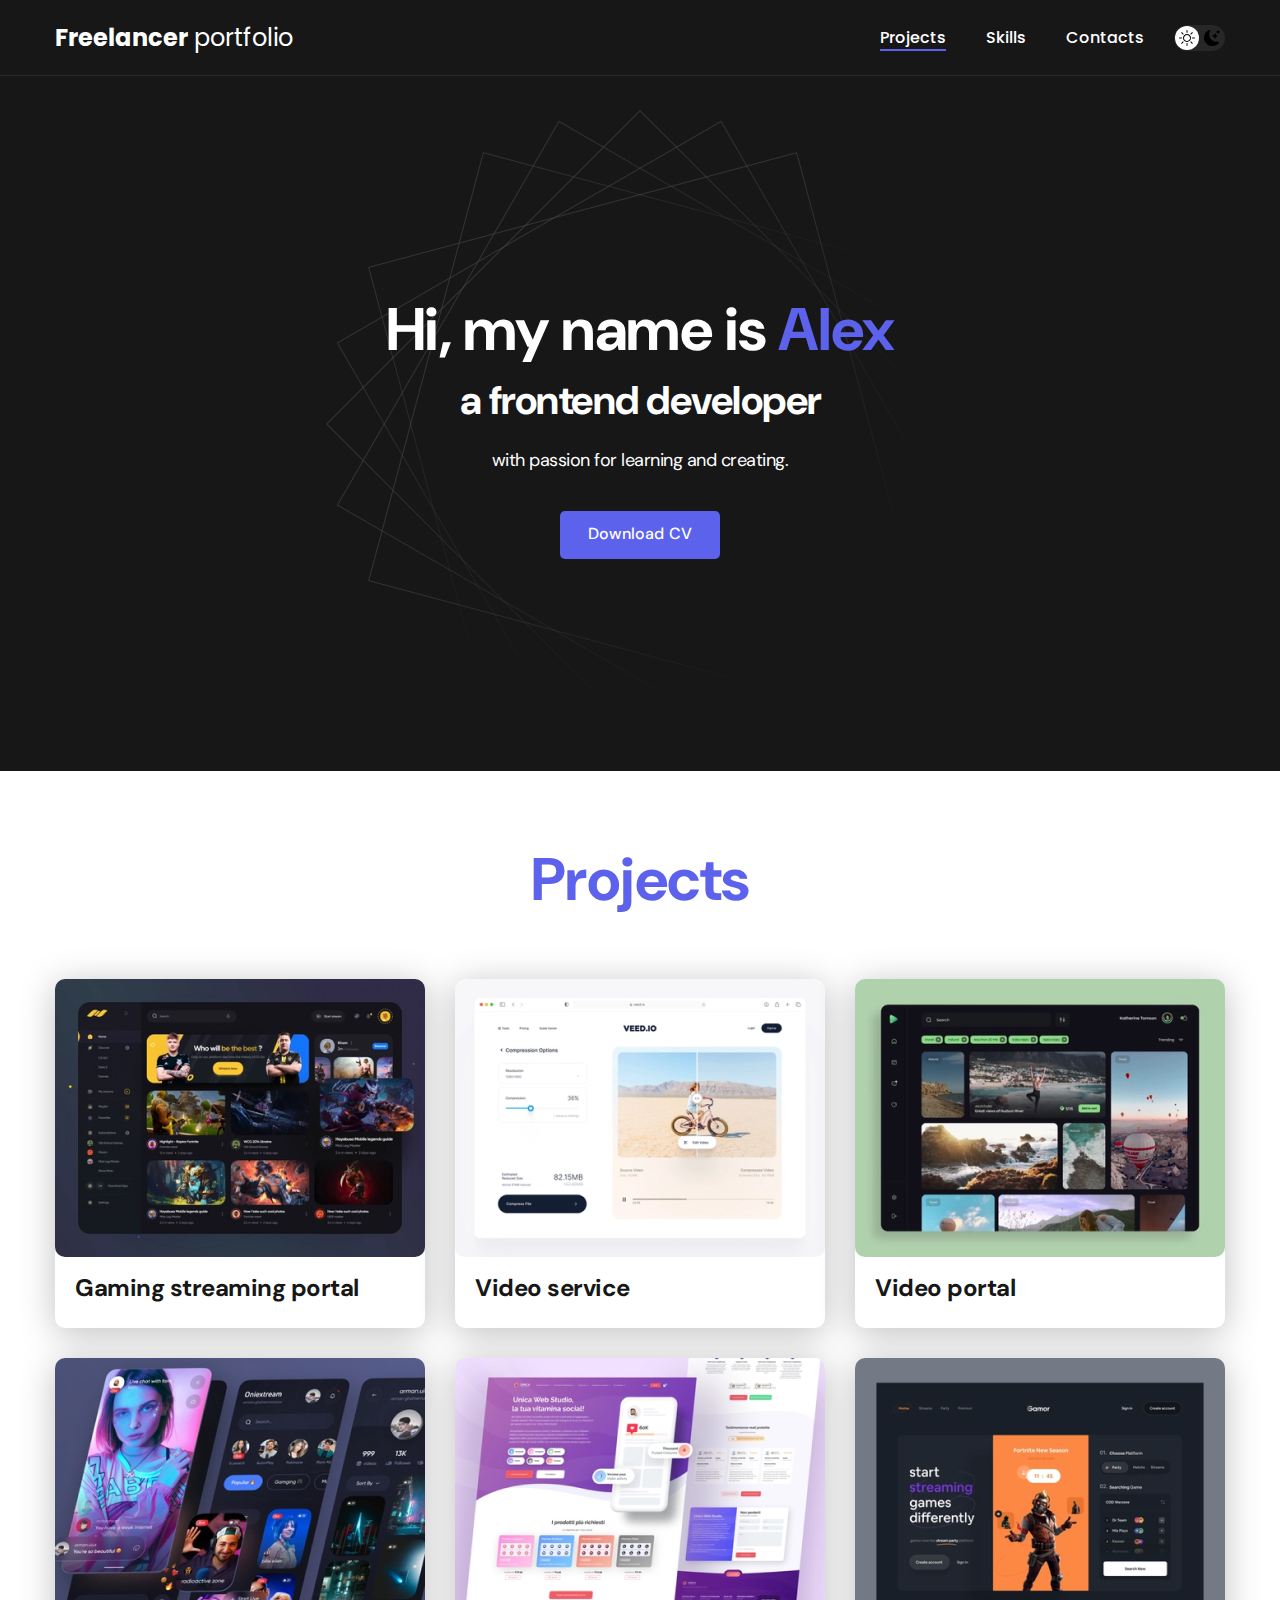
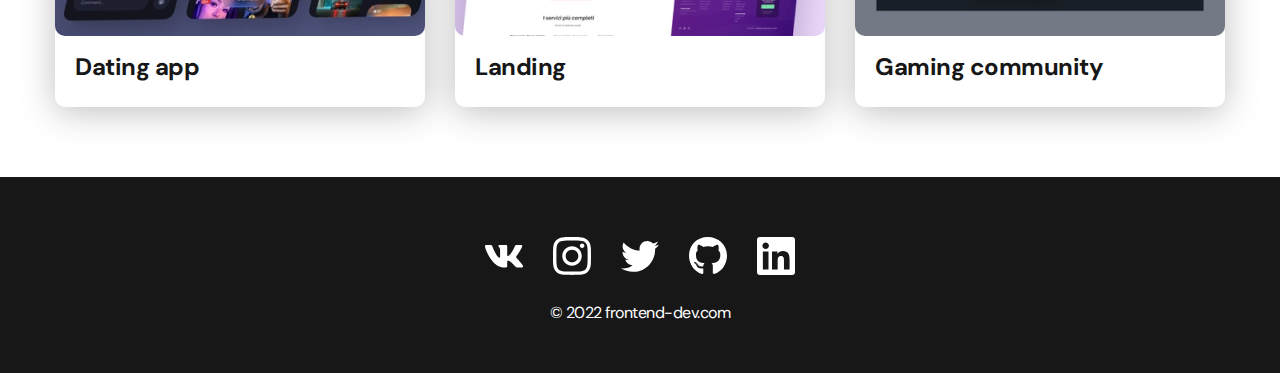
<file: index.html>
<!DOCTYPE html>
<html lang="en">

<head>
    <meta charset="UTF-8">
    <meta http-equiv="X-UA-Compatible" content="IE=edge">
    <meta name="viewport" content="width=device-width, initial-scale=1.0">
    <title>Frelancer portfolio</title>
    <link rel="stylesheet" href="./css/main.css">
</head>

<body>
    <nav class="nav">
        <div class="container">
            <div class="nav-row">
                <a href="./index.html" class="logo"> <strong>Freelancer</strong> portfolio</a>

                <button class="dark-mode__btn">
                    <img src="./img/icons/Sun.svg" alt="Light mode" class="dark-mode__btn--icon">
                    <img src="./img/icons/Moon.svg" alt="Dark mode" class="dark-mode__btn--icon"> 
                </button>

                <ul class="nav-list">
                    <li class="nav-list__item"><a href="./project-page.html"
                            class="nav-list__link nav-list__link--active">Projects</a></li>
                    <li class="nav-list__item"><a href="./skills.html" class="nav-list__link">Skills</a></li>
                    <li class="nav-list__item"><a href="./contacts.html" class="nav-list__link">Contacts</a></li>
                </ul>
            </div>
        </div>

    </nav>

    <header class="header">
        <div class="header__wrapper">
            <h1 class="header__title">
                <strong>Hi, my name is <em>Alex</em></strong><br>
                a frontend developer
            </h1>
            <div class="header__text">
                <p>with passion for learning and creating.</p>
            </div>
            <a href="#!" class="btn">Download CV</a>
        </div>
    </header>

    <main class="section">
        <div class="container">
            <h2 class="title-1">Projects</h2>
            <ul class="projects">
                <li class="project">
                    <a href="./project-page.html">
                        <img src="./img/projects/01.jpg" alt="Project img" class="project__img">
                        <h3 class="project__title">Gaming streaming portal</h3>
                    </a>
                </li>
                <li class="project">
                    <a href="./project-page.html">
                        <img src="./img/projects/02.jpg" alt="Project img" class="project__img">
                        <h3 class="project__title">Video service</h3>
                    </a>
                </li>
                <li class="project">
                    <a href="./project-page.html">
                        <img src="./img/projects/03.jpg" alt="Project img" class="project__img">
                        <h3 class="project__title">Video portal</h3>
                    </a>
                </li>
                <li class="project">
                    <a href="./project-page.html">
                        <img src="./img/projects/04.jpg" alt="Project img" class="project__img">
                        <h3 class="project__title">Dating app</h3>
                    </a>
                </li>
                <li class="project">
                    <a href="./project-page.html">
                        <img src="./img/projects/05.jpg" alt="Project img" class="project__img">
                        <h3 class="project__title">Landing</h3>
                    </a>
                </li>
                <li class="project">
                    <a href="./project-page.html">
                        <img src="./img/projects/06.jpg" alt="Project img" class="project__img">
                        <h3 class="project__title">Gaming community</h3>
                    </a>
                </li>
            </ul>
        </div>
    </main>

    <footer class="footer">
        <div class="container">
            <div class="footer__wrapper">
                <ul class="social">
                    <li class="social__item">
                        <a href="#!"><img src="./img/icons/vk.svg" alt="link"></a>
                    </li>
                    <li class="social__item">
                        <a href="#!"><img src="./img/icons/instagram.svg" alt="link"></a>
                    </li>
                    <li class="social__item">
                        <a href="#!"><img src="./img/icons/twitter.svg" alt="link"></a>
                    </li>
                    <li class="social__item">
                        <a href="#!"><img src="./img/icons/gitHub.svg" alt="link"></a>
                    </li>
                    <li class="social__item">
                        <a href="#!"><img src="./img/icons/linkedIn.svg" alt="link"></a>
                    </li>
                </ul>
                <div class="copyright">
                    <p>© 2022 frontend-dev.com</p>
                </div>
            </div>
        </div>
    </footer>


    <script src="./js/main.js"></script>
</body>

</html>
</file>
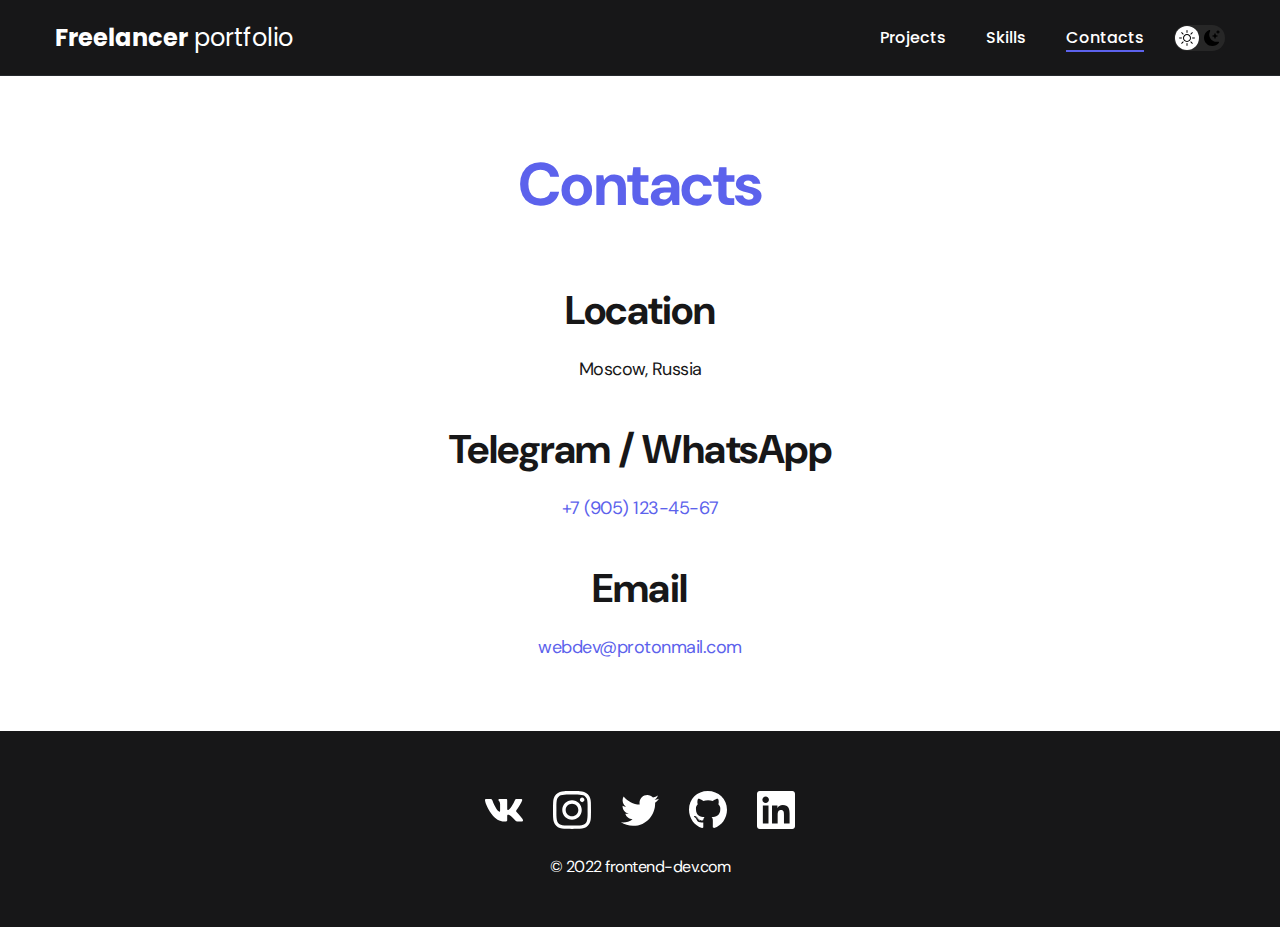
<file: contacts.html>
<!DOCTYPE html>
<html lang="en">

<head>
    <meta charset="UTF-8">
    <meta http-equiv="X-UA-Compatible" content="IE=edge">
    <meta name="viewport" content="width=device-width, initial-scale=1.0">
    <title>Contacts</title>
    <link rel="stylesheet" href="./css/main.css">
</head>

<body>
    <nav class="nav">
        <div class="container">
            <div class="nav-row">
                <a href="./index.html" class="logo"> <strong>Freelancer</strong> portfolio</a>

                <button class="dark-mode__btn">
                    <img src="./img/icons/Sun.svg" alt="Light mode" class="dark-mode__btn--icon">
                    <img src="./img/icons/Moon.svg" alt="Dark mode" class="dark-mode__btn--icon"> 
                </button>

                <ul class="nav-list">
                    <li class="nav-list__item"><a href="./project-page.html" class="nav-list__link">Projects</a></li>
                    <li class="nav-list__item "><a href="./skills.html"
                            class="nav-list__link">Skills</a></li>
                    <li class="nav-list__item nav-list__link--active"><a href="./contacts.html" class="nav-list__link">Contacts</a></li>
                </ul>
            </div>
        </div>

    </nav>

    <main class="section">
        <div class="container">
            <h1 class="title-1">Contacts</h1>

            <ul class="content-list">
                <li class="content-list__item">
                    <h2 class="title-2">Location</h2>

                    <p>Moscow, Russia</p>
                </li>
                <li class="content-list__item">
                    <h2 class="title-2">Telegram / WhatsApp</h2>

                    <p><a href="tel:+79051234567">+7 (905) 123-45-67</a></p>
                </li>
                <li class="content-list__item">
                    <h2 class="title-2">Email</h2>

                    <p><a href="mailto:webdev@protonmail.com">webdev@protonmail.com</a></p>
                </li>
            </ul>

        </div>
    </main>

    <footer class="footer">
        <div class="container">
            <div class="footer__wrapper">
                <ul class="social">
                    <li class="social__item">
                        <a href="#!"><img src="./img/icons/vk.svg" alt="link"></a>
                    </li>
                    <li class="social__item">
                        <a href="#!"><img src="./img/icons/instagram.svg" alt="link"></a>
                    </li>
                    <li class="social__item">
                        <a href="#!"><img src="./img/icons/twitter.svg" alt="link"></a>
                    </li>
                    <li class="social__item">
                        <a href="#!"><img src="./img/icons/gitHub.svg" alt="link"></a>
                    </li>
                    <li class="social__item">
                        <a href="#!"><img src="./img/icons/linkedIn.svg" alt="link"></a>
                    </li>
                </ul>
                <div class="copyright">
                    <p>© 2022 frontend-dev.com</p>
                </div>
            </div>
        </div>
    </footer>

    <script src="./js/main.js"></script>
</body>

</html>
</file>
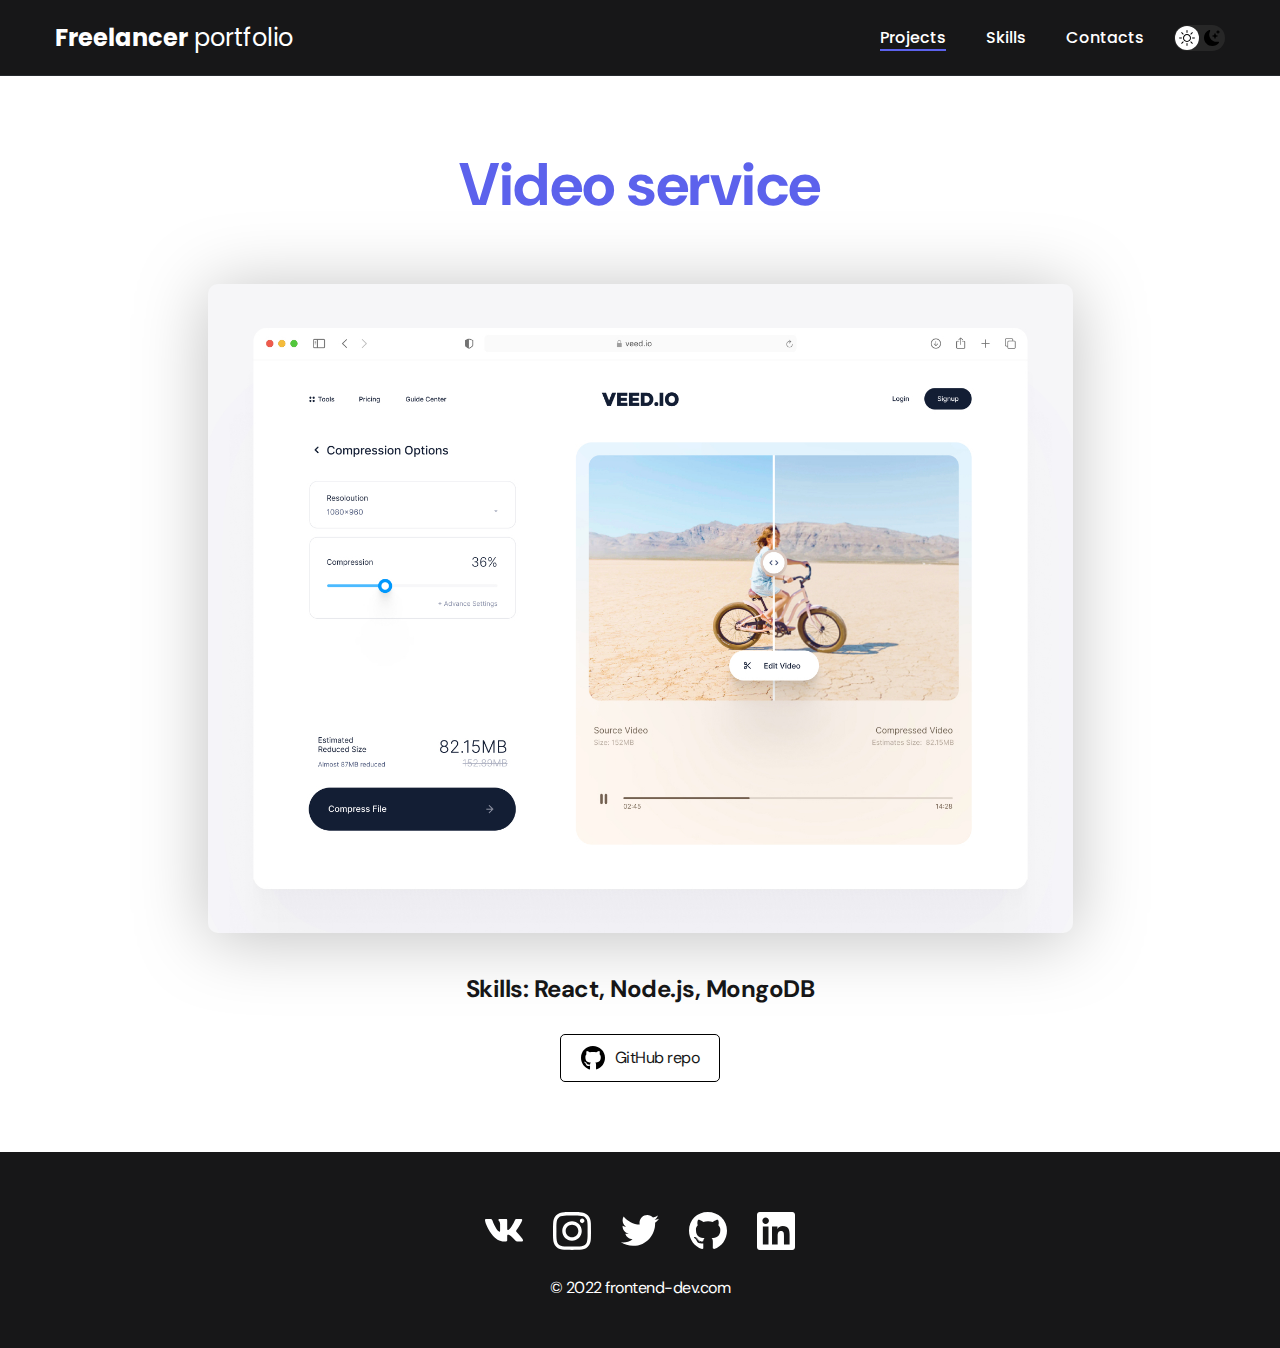
<file: project-page.html>
<!DOCTYPE html>
<html lang="en">

<head>
    <meta charset="UTF-8">
    <meta http-equiv="X-UA-Compatible" content="IE=edge">
    <meta name="viewport" content="width=device-width, initial-scale=1.0">
    <title>project-page</title>
    <link rel="stylesheet" href="./css/main.css">
</head>

<body>
    <nav class="nav">
        <div class="container">
            <div class="nav-row">
                <a href="./index.html" class="logo"> <strong>Freelancer</strong> portfolio</a>

                <button class="dark-mode__btn">
                    <img src="./img/icons/Sun.svg" alt="Light mode" class="dark-mode__btn--icon">
                    <img src="./img/icons/Moon.svg" alt="Dark mode" class="dark-mode__btn--icon"> 
                </button>

                <ul class="nav-list">
                    <li class="nav-list__item"><a href="./project-page.html"
                            class="nav-list__link nav-list__link--active">Projects</a></li>
                    <li class="nav-list__item"><a href="./skills.html" class="nav-list__link">Skills</a></li>
                    <li class="nav-list__item"><a href="./contacts.html" class="nav-list__link">Contacts</a></li>
                </ul>
            </div>
        </div>

    </nav>

    <main class="section">
        <div class="container">
            <div class="project__details">
                <h1 class="title-1">Video service</h1>
                <img src="./img/projects/02-big.jpg" alt="" class="project__details__cover">
                <div class="project__detail__desc">
                    <p>Skills: React, Node.js, MongoDB</p>
                </div>
                <a href="#!" class="btn-outline">
                    <img src="./img/icons/gitHub-black.svg" alt="">
                    GitHub repo
                </a>
            </div>
        </div>
    </main>

    <footer class="footer">
        <div class="container">
            <div class="footer__wrapper">
                <ul class="social">
                    <li class="social__item">
                        <a href="#!"><img src="./img/icons/vk.svg" alt="link"></a>
                    </li>
                    <li class="social__item">
                        <a href="#!"><img src="./img/icons/instagram.svg" alt="link"></a>
                    </li>
                    <li class="social__item">
                        <a href="#!"><img src="./img/icons/twitter.svg" alt="link"></a>
                    </li>
                    <li class="social__item">
                        <a href="#!"><img src="./img/icons/gitHub.svg" alt="link"></a>
                    </li>
                    <li class="social__item">
                        <a href="#!"><img src="./img/icons/linkedIn.svg" alt="link"></a>
                    </li>
                </ul>
                <div class="copyright">
                    <p>© 2022 frontend-dev.com</p>
                </div>
            </div>
        </div>
    </footer>

    <script src="./js/main.js"></script>
</body>

</html>
</file>
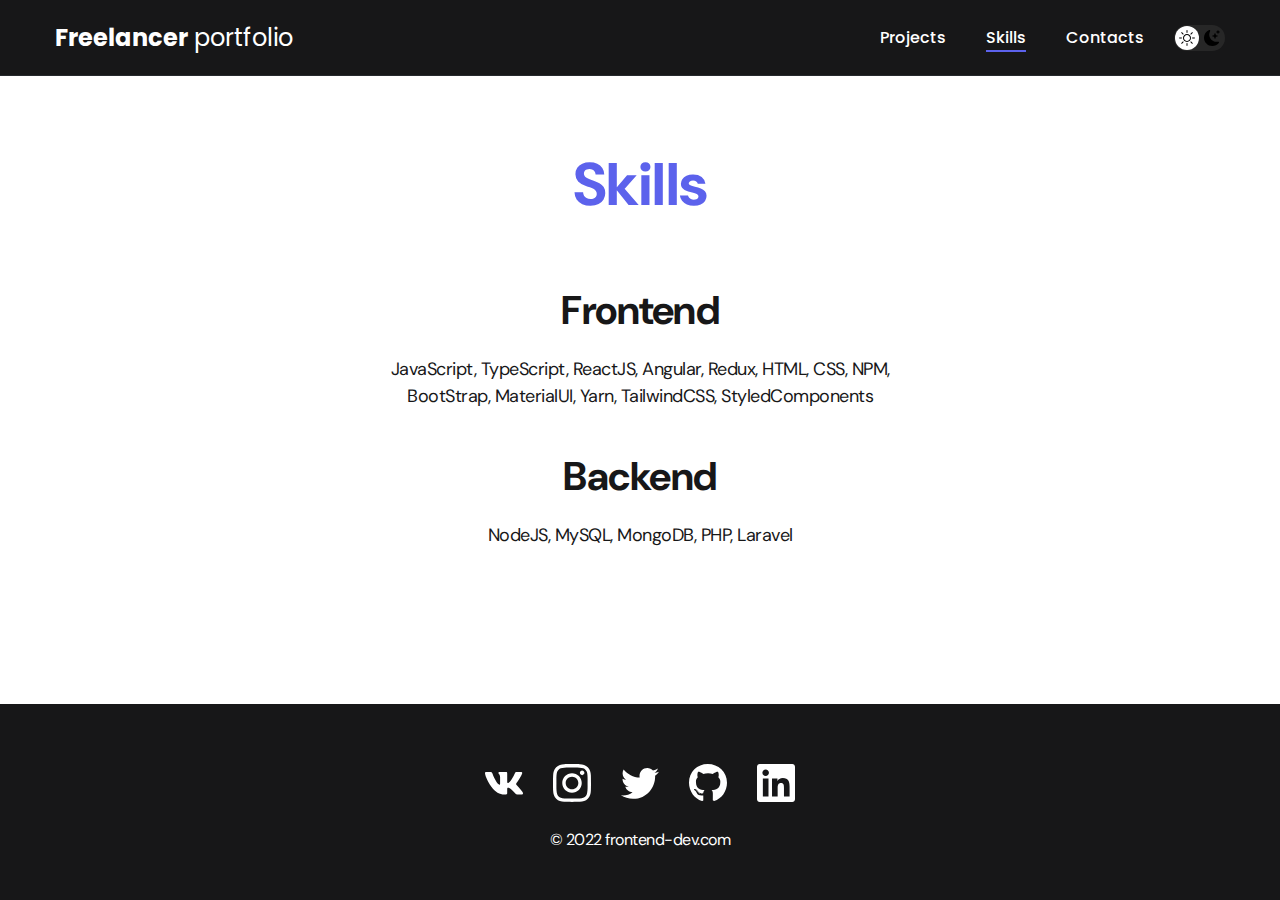
<file: skills.html>
<!DOCTYPE html>
<html lang="en">

<head>
    <meta charset="UTF-8">
    <meta http-equiv="X-UA-Compatible" content="IE=edge">
    <meta name="viewport" content="width=device-width, initial-scale=1.0">
    <title>skills</title>
    <link rel="stylesheet" href="./css/main.css">
</head>

<body>
    <nav class="nav">
        <div class="container">
            <div class="nav-row">
                <a href="./index.html" class="logo"> <strong>Freelancer</strong> portfolio</a>

                <button class="dark-mode__btn">
                    <img src="./img/icons/Sun.svg" alt="Light mode" class="dark-mode__btn--icon">
                    <img src="./img/icons/Moon.svg" alt="Dark mode" class="dark-mode__btn--icon"> 
                </button>

                <ul class="nav-list">
                    <li class="nav-list__item"><a href="./project-page.html" class="nav-list__link">Projects</a></li>
                    <li class="nav-list__item nav-list__link--active"><a href="./skills.html"
                            class="nav-list__link">Skills</a></li>
                    <li class="nav-list__item"><a href="./contacts.html" class="nav-list__link">Contacts</a></li>
                </ul>
            </div>
        </div>

    </nav>

    <main class="section">
        <div class="container">
            <h1 class="title-1">Skills</h1>

            <ul class="content-list">
                <li class="content-list__item">
                    <h2 class="title-2">Frontend</h2>

                    <p>JavaScript, TypeScript, ReactJS, Angular, Redux, HTML, CSS, NPM, BootStrap, MaterialUI, Yarn,
                        TailwindCSS, StyledComponents
                    </p>
                </li>


                <li class="content-list__item">
                    <h2 class="title-2">Backend</h2>

                    <p> NodeJS, MySQL, MongoDB, PHP, Laravel
                    </p>
                </li>


            </ul>
        </div>
    </main>

    <footer class="footer">
        <div class="container">
            <div class="footer__wrapper">
                <ul class="social">
                    <li class="social__item">
                        <a href="#!"><img src="./img/icons/vk.svg" alt="link"></a>
                    </li>
                    <li class="social__item">
                        <a href="#!"><img src="./img/icons/instagram.svg" alt="link"></a>
                    </li>
                    <li class="social__item">
                        <a href="#!"><img src="./img/icons/twitter.svg" alt="link"></a>
                    </li>
                    <li class="social__item">
                        <a href="#!"><img src="./img/icons/gitHub.svg" alt="link"></a>
                    </li>
                    <li class="social__item">
                        <a href="#!"><img src="./img/icons/linkedIn.svg" alt="link"></a>
                    </li>
                </ul>
                <div class="copyright">
                    <p>© 2022 frontend-dev.com</p>
                </div>
            </div>
        </div>
    </footer>

    <script src="./js/main.js"></script>
</body>

</html>
</file>
<file: css/main.css>
@import "./reset.css";
@import url('https://fonts.googleapis.com/css2?family=DM+Sans:wght@400;500;700&family=Poppins:wght@400;500;700&display=swap');

/*
font-family: 'DM Sans', sans-serif;
font-family: 'Poppins', sans-serif;
*/

:root {
    --black: #171718;
    --black-border: #26292D;
    --white: #fff;
    --purple: #5C62EC;

    --text-color: var(--black);
    --dark-bg: var(--black);
    --dark-border: var(--black-border);
    --header-text:var(--white);
    --accent:var(--purple);

    /* Light mode */
    --page-bg: var(--white);
    --text-color:var(--black);

    --title-1:var(--accent);

    --project-card-bg:var(--white);
    --project-card-text:var(--black);
    --box-shadow:0px 5px 35px rgba(0, 0, 0, 0.25);
}

.dark {
    /* Dark mode */
    --page-bg: #252526;
    --text-color:var(--white);

    --title-1:var(--white);

    --project-card-bg:var(--black);
    --project-card-text:var(--white);
    --box-shadow:0px 5px 35px rgba(0, 0, 0, 0.8);
}

html, body {
    display: flex;
    flex-direction: column;
    min-height: 100vh;

    font-family: 'DM Sans', sans-serif;
    letter-spacing: -0.5px;
   
    /* Light mode */
    background-color: var(--page-bg);
    color: var(--text-color);
}

.container {
    margin: 0 auto;
    padding: 0 15px;
    max-width: 1200px;
}

.none {
    display: none !important;
}


.section {
    padding: 70px 0;
}

.title-1 {
    margin-bottom: 60px;

    font-size: 60px;
    font-weight: 700;
    line-height: 1.3;
    color: var(--title-1);
    text-align: center;
}

.title-2 {
    margin-bottom: 20px;

    font-size: 40px;
    font-weight: 700;
    line-height: 1.3;
}

/* NAV */

.nav {
    padding: 20px 0;
    border-bottom: 1px solid var(--dark-border);
    background-color: var(--dark-bg);
    color: var(--header-text);
    letter-spacing: normal;
}


.nav-row {
    display: flex;
    justify-content: flex-end;
    align-items: center;
    column-gap: 30px;
    row-gap: 20px;
    flex-wrap: wrap;
}

.logo {
    margin-right: auto;
    color: var(--header-text);
    font-size: 24px;
    font-family: 'Poppins', sans-serif
}

.logo strong {
    font-weight: 700;
}

.nav-list {
    display: flex;
    flex-wrap: wrap;
    align-items: center;
    column-gap: 40px;
    font-size: 16px;
    font-weight: 500;
    font-family: 'Poppins', sans-serif
}

.nav-list__link {
    color: var(--header-text);
    transition: opacity 0.2s ease-in;
}

.nav-list__link:hover {
    opacity: 0.8;
}

.nav-list__link--active {
    position: relative;
}

.nav-list__link--active::before {
    content: "";

    position: absolute;
    left: 0;
    top: 100%; 

    display: block;
    height: 2px;
    width: 100%;
    background-color: var(--accent);
}

/* Dark mode btn */

.dark-mode__btn {
    order: 9;

    position: relative;
    display: flex;
    justify-content: space-between;

    width: 51px;
    height: 26px;
    padding: 5px;

    background-color: #272727;
    border-radius: 50px;
}

.dark-mode__btn::before {
    content: "";

    position: absolute;
    top: 1px;
    left: 1px;
    
    display: block;
    width: 24px;
    height: 24px;

    border-radius: 50%;
    background-color: var(--white);

    transition: left 0.2s ease-in;
}

.dark-mode__btn--active::before {
    left: 26px;
}

.dark-mode__btn--icon {
    position: relative;
    z-index: 9;
}

/* Header */

.header {
    padding: 40px 0;
    min-height: 695px;

    display: flex;
    justify-content: center;
    align-items: center;



    background-color: var(--dark-bg);
    background-image: url('./../img/header-bg.png');
    background-repeat: no-repeat;
    background-size: auto;
    background-position: center center;

    color: var(--header-text);
    text-align: center;
}

.header__wrapper {
    padding: 0 15px;
    max-width: 660px;
}

.header__title {
    margin-bottom: 20px;
    font-size: 40px;
    font-weight: 700;
    line-height: 1.4;
}

.header__title strong {
    font-size: 60px;
    font-weight: 700;
}

.header__title em {
    font-style: normal;
    color: var(--accent);
}

.header__text {
    margin-bottom: 40px;
    font-size: 18px;
    line-height: 1.333;
}

.header__text p + p{
    margin-top: 1em;
}

.btn {
    display: inline-block;
    height: 48px;
    padding: 12px 28px;
    
    border-radius: 5px;
    background-color: var(--accent);
    color: var(--white);
    letter-spacing: 0.15px;
    font-size: 16px;
    font-weight: 500;

    transition: opacity 0.2s ease-in;
}

.btn:hover {
    opacity: 0.8;
}

.btn:active {
    position: relative;
    top: 1px;
}

/* Btn outline */

.btn-outline {
    height: 48px;
    border-radius: 5px;
    padding: 12px 20px;

    border: 1px solid #000;
    background-color: var(--white);
    color: var(--black);

    display: flex;
    column-gap: 10px;
    align-items: center;
}

.btn-outline:hover {
    opacity: 0.8;
}

.btn-outline:active {
    position: relative;
    top: 1px;
}


/* Projects */

.projects {
    display: flex;
    justify-content: center;
    flex-wrap: wrap;
    column-gap: 30px;
    row-gap: 30px;
}

.project {
    max-width: 370px;
    background-color: var(--project-card-bg);
    box-shadow: var(--box-shadow);
    border-radius: 10px;

 
}

.project__img {
    border-radius: 10px;
}

.project__title {
    padding: 15px 20px 25px;
    font-weight: 700;
    font-size: 24px;
    line-height: 1.3;
    color:var(--project-card-text);
}


/* Project details */

.project__details {
    margin: 0 auto;
    max-width: 865px;

    display: flex;
    flex-direction: column;
    align-items: center;
    text-align: center;
}

.project__details__cover {
    max-width: 100%;
    margin-bottom: 40px;
    filter: drop-shadow(0px 5px 35px rgba(0, 0, 0, 0.25));
    border-radius: 10px;
}

.project__detail__desc {
    margin-bottom: 30px;
    font-weight: 700;
    font-size: 24px;
    line-height: 1.3;
}

/* Content list */

.content-list {
    margin: 0 auto;
    max-width: 570px;
    display: flex;
    flex-direction: column;
    align-items: center;
    row-gap: 40px;
    text-align: center;
}

.content-list a {
    color: var(--accent);
}

.content-list__item {
    font-size: 18px;
    line-height: 1.5;
}

.content-list__item p + p {
    margin-top: 0.5em;
}


/* Footer */

.footer {
    margin-top: auto;
    background-color: var(--dark-bg);
    padding: 60px 0 50px;
    color: var(--header-text);
}

.footer__wrapper {
    display: flex;
    flex-direction: column;
    align-items: center;
    row-gap: 27px;
}

.social {
    display: flex;
    column-gap: 30px;
    align-items: center;
}

.copyright {
    font-size: 16px;
}

.copyright p + p {
    margin-top: 0.5em;
}


@media (max-width: 620px) {

    .header {
        min-height: unset;
    }

    .header__title {
        font-size: 30px;
    }

    .header__title strong{
        font-size: 40px;
    }
    
    .nav-row {
        justify-content: space-between;
    }

    .dark-mode__btn {
        order: 0;
    }

    .section {
        padding: 40px 0;
    }

    .title-1 {
        margin-bottom: 30px;
        font-size: 40px;
    }

    .title-2 {
        font-size: 30px;
        margin-bottom: 10px;
    }

    .content-list {
        row-gap: 20px;
    }

    .content-list__item {
        font-size: 16px;
    }

    .project__title {
        font-size: 22px;
    }

    .footer {
        padding: 40px 0 30px;
    }

    .footer__wrapper {
        row-gap: 20px;
    }

    .social {
        column-gap: 20px;
    }

    .social__item {
        width: 28px;
    }

    .project__detail__desc {
        font-size: 22px;
        margin-bottom: 20px;
    }
}
</file>
